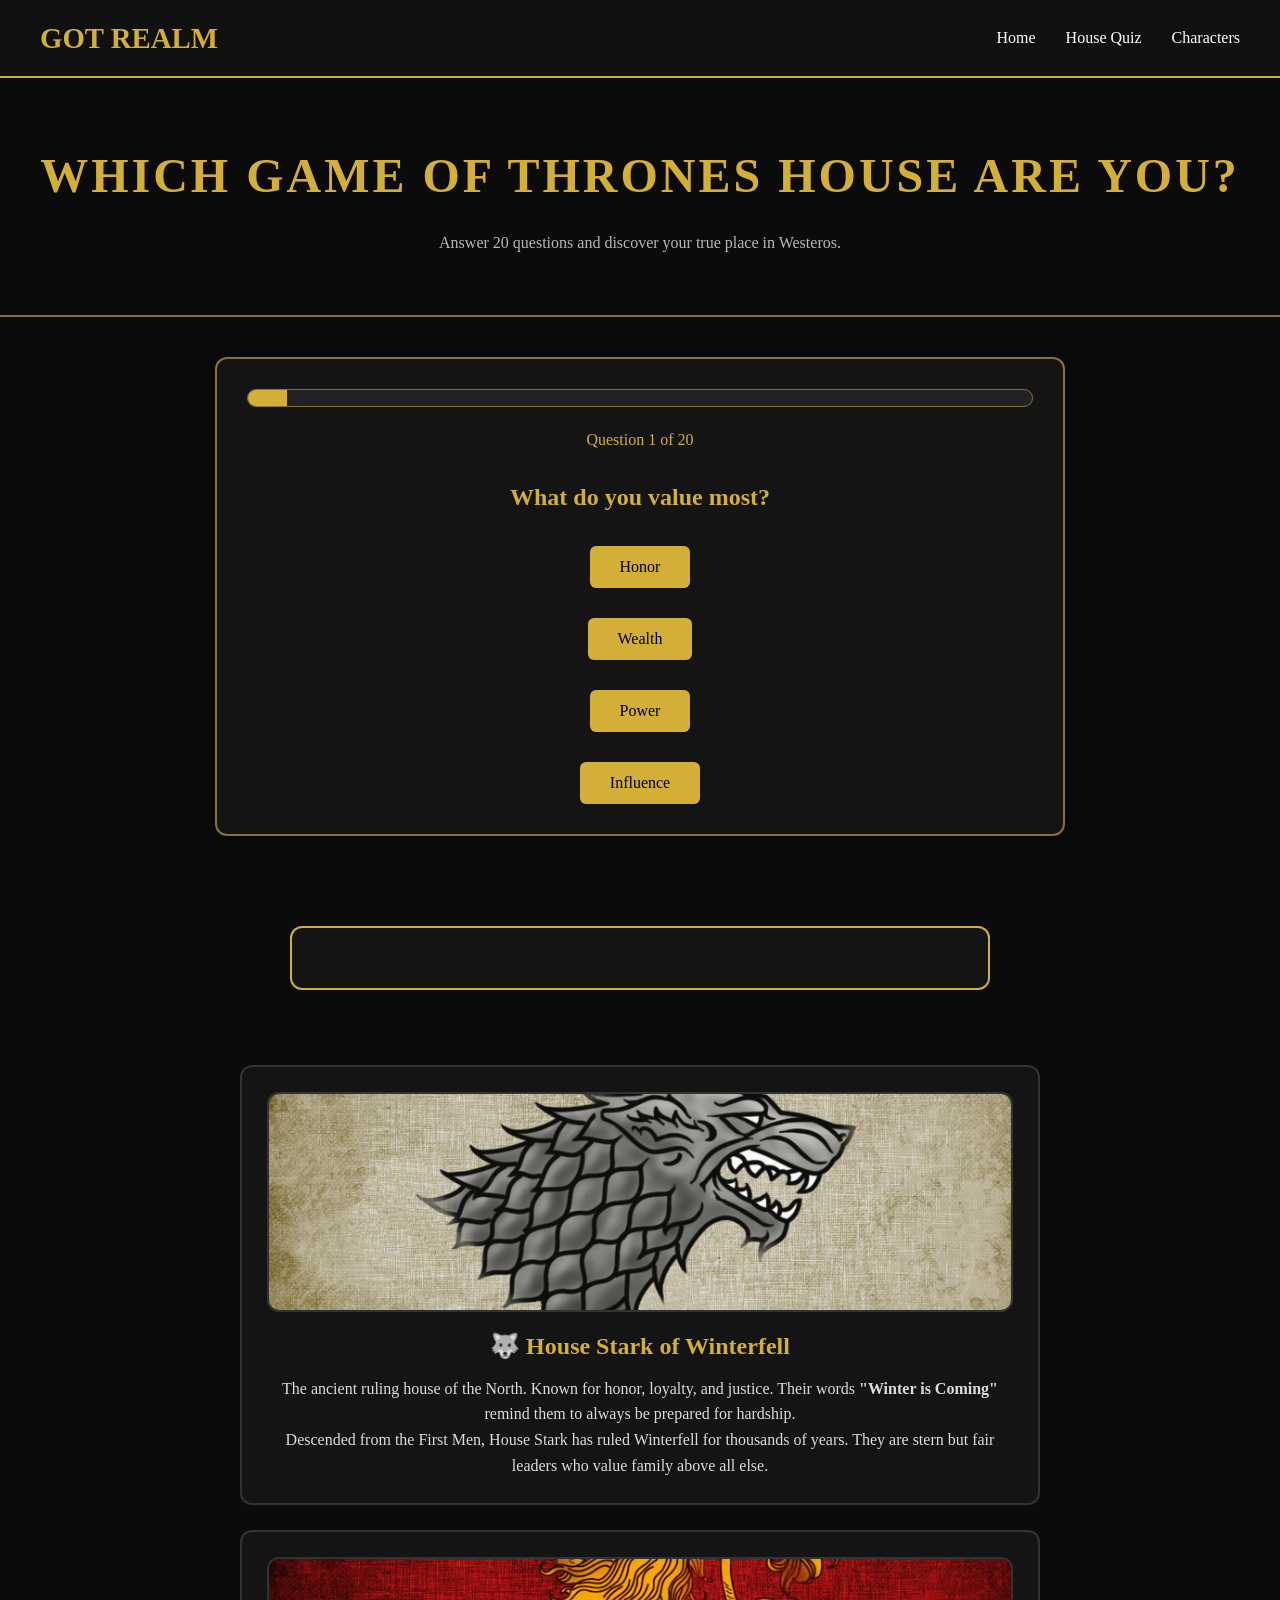
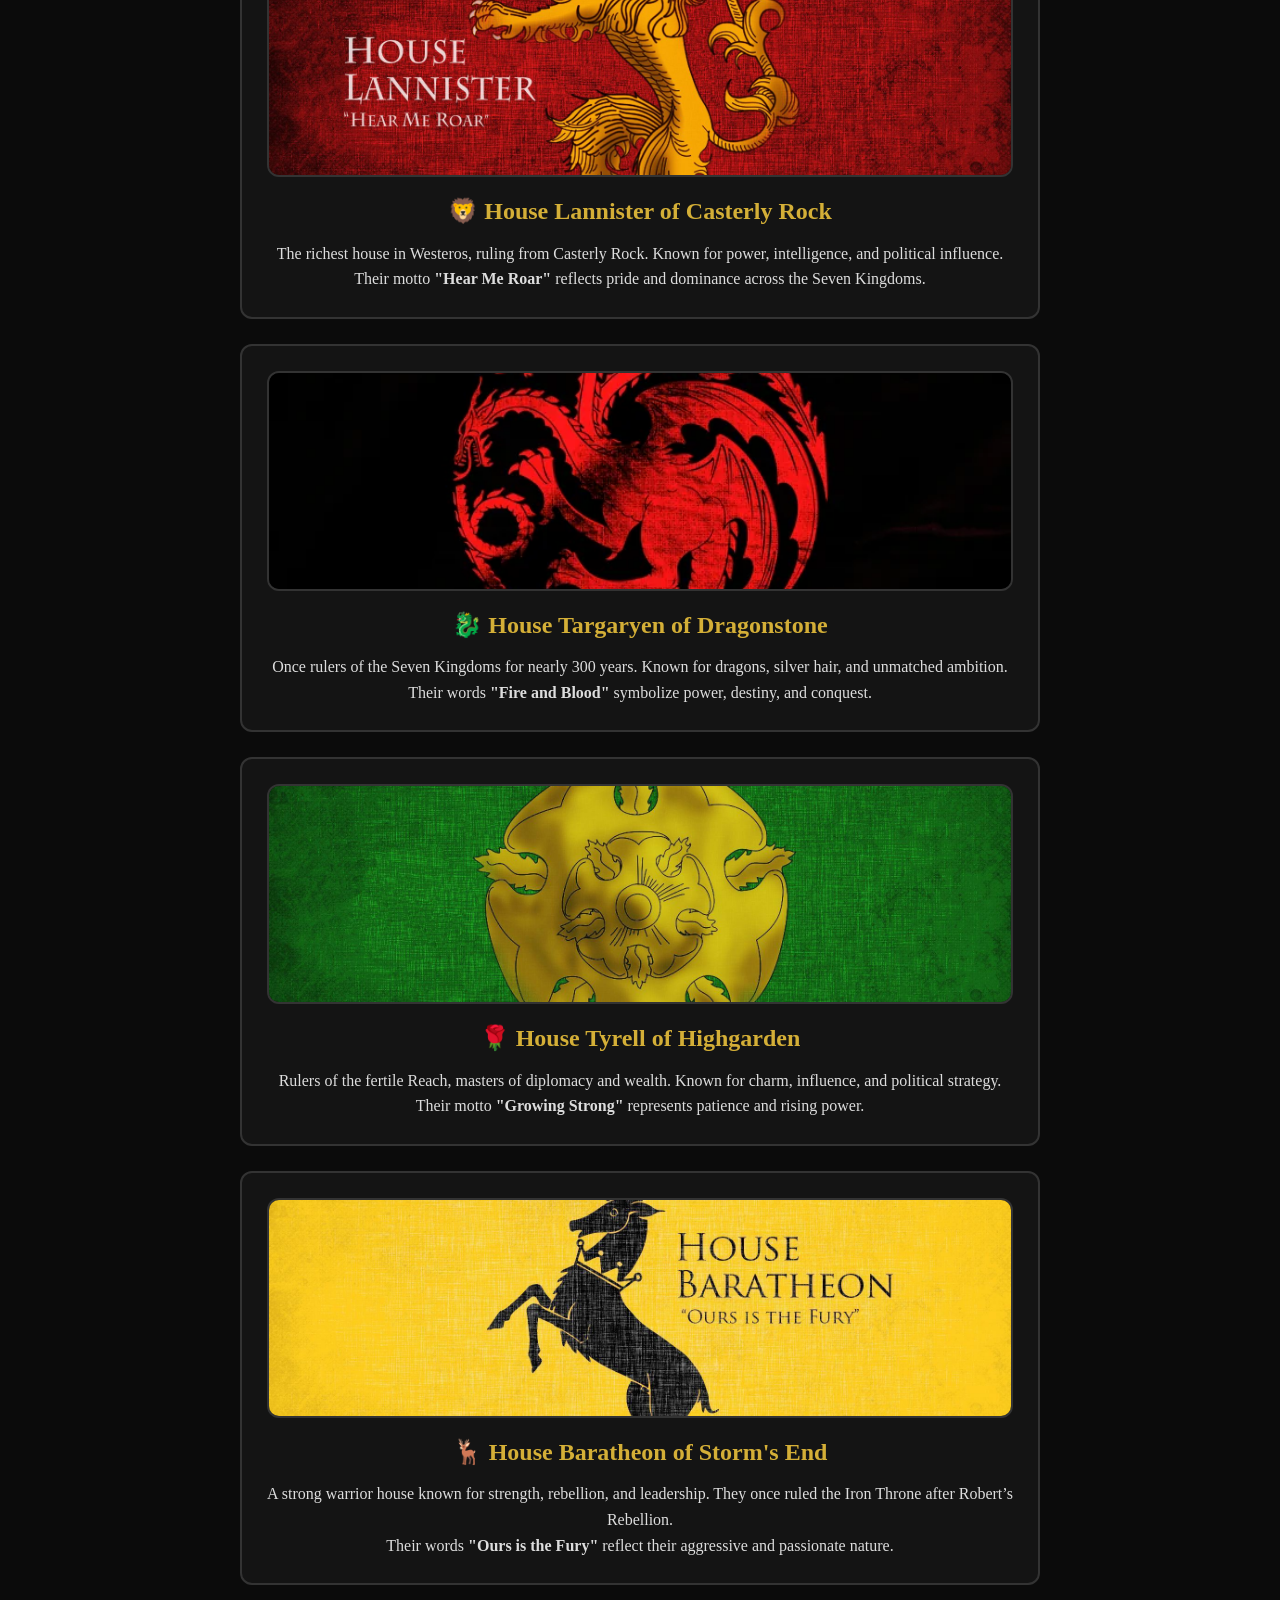
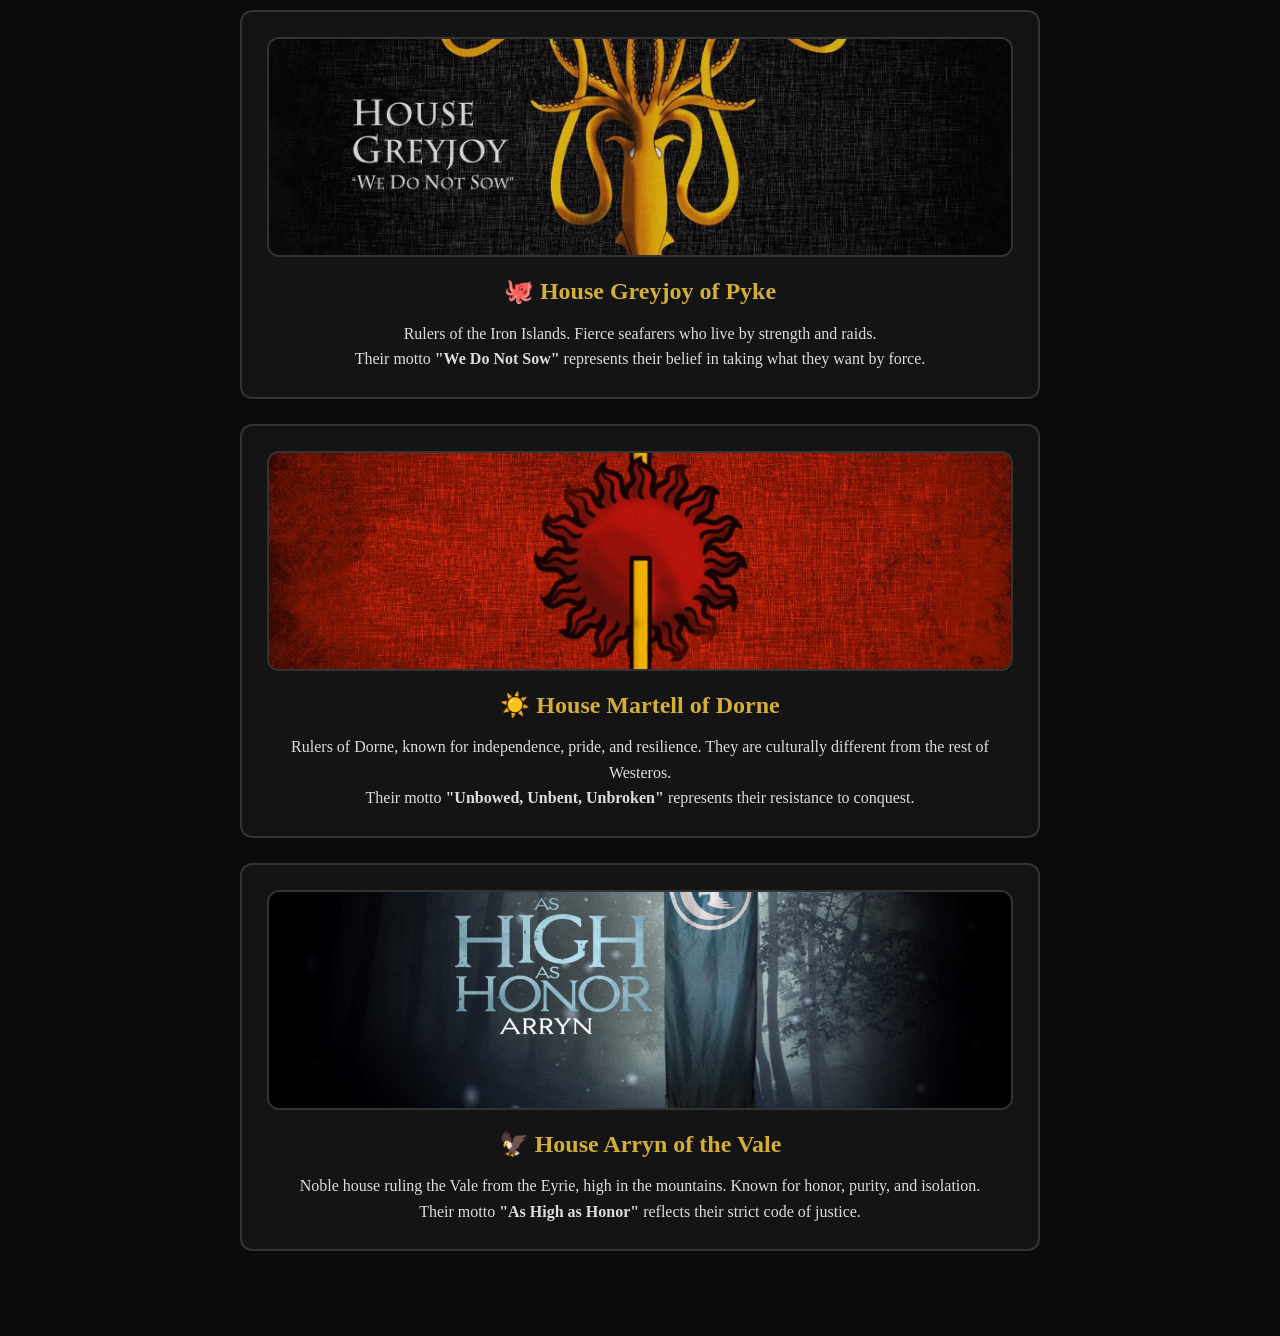
<file: houses.html>
<!DOCTYPE html>
<html lang="en">
<head>
    <meta charset="UTF-8">
    <meta name="viewport" content="width=device-width, initial-scale=1.0">
    <title>The Realm of Westeros | housequiz</title>
    <link rel="stylesheet" href="housequiz.css">
        <link rel="icon" type="images/png" href="images/favicone.png">

</head>
<body>

<nav class="navbar">
    <div class="logo">GOT REALM</div>

    <ul>
        <li><a href="index.html">Home</a></li>
        <li><a href="houses.html">House Quiz</a></li>
        <li><a href="characters.html">Characters</a></li>
    </ul>
</nav>

<header>
    <h1>Which Game of Thrones House Are You?</h1>
    <p>
        Answer 20 questions and discover your true place in Westeros.
    </p>
</header>

<section id="quiz">

    <div class="progress-container">
        <div id="progress-bar"></div>
    </div>

    <p id="question-counter"></p>

    <h2 id="question"></h2>

    <div id="answers"></div>

</section>

<section id="result"></section>

<section id="houses">

    <!-- STARK -->
    <div class="house" id="stark">
        <img src="images/house stark.jpg" class="house-img" alt="House Stark">

        <h2>🐺 House Stark of Winterfell</h2>
        <p>
            The ancient ruling house of the North. Known for honor, loyalty, and justice.
            Their words <b>"Winter is Coming"</b> remind them to always be prepared for hardship.
        </p>
        <p>
            Descended from the First Men, House Stark has ruled Winterfell for thousands of years.
            They are stern but fair leaders who value family above all else.
        </p>
    </div>

    <!-- LANNISTER -->
    <div class="house" id="lannister">
        <img src="images/lannister.jpg" class="house-img" alt="House Lannister">

        <h2>🦁 House Lannister of Casterly Rock</h2>
        <p>
            The richest house in Westeros, ruling from Casterly Rock.
            Known for power, intelligence, and political influence.
        </p>
        <p>
            Their motto <b>"Hear Me Roar"</b> reflects pride and dominance across the Seven Kingdoms.
        </p>
    </div>

    <!-- TARGARYEN -->
    <div class="house" id="targaryen">
        <img src="images/targaryen.webp" class="house-img" alt="House Targaryen">

        <h2>🐉 House Targaryen of Dragonstone</h2>
        <p>
            Once rulers of the Seven Kingdoms for nearly 300 years.
            Known for dragons, silver hair, and unmatched ambition.
        </p>
        <p>
            Their words <b>"Fire and Blood"</b> symbolize power, destiny, and conquest.
        </p>
    </div>

    <!-- TYRELL -->
    <div class="house" id="tyrell">
        <img src="images/tyrell.jpg" class="house-img" alt="House Tyrell">

        <h2>🌹 House Tyrell of Highgarden</h2>
        <p>
            Rulers of the fertile Reach, masters of diplomacy and wealth.
            Known for charm, influence, and political strategy.
        </p>
        <p>
            Their motto <b>"Growing Strong"</b> represents patience and rising power.
        </p>
    </div>

    <!-- BARATHEON -->
    <div class="house" id="baratheon">
        <img src="images/baratheon.jpg" class="house-img" alt="House Baratheon">

        <h2>🦌 House Baratheon of Storm's End</h2>
        <p>
            A strong warrior house known for strength, rebellion, and leadership.
            They once ruled the Iron Throne after Robert’s Rebellion.
        </p>
        <p>
            Their words <b>"Ours is the Fury"</b> reflect their aggressive and passionate nature.
        </p>
    </div>

    <!-- GREYJOY -->
    <div class="house" id="greyjoy">
        <img src="images/greyjoy.avif" class="house-img" alt="House Greyjoy">

        <h2>🐙 House Greyjoy of Pyke</h2>
        <p>
            Rulers of the Iron Islands. Fierce seafarers who live by strength and raids.
        </p>
        <p>
            Their motto <b>"We Do Not Sow"</b> represents their belief in taking what they want by force.
        </p>
    </div>

    <!-- MARTELL -->
    <div class="house" id="martell">
        <img src="images/martell.jpg" class="house-img" alt="House Martell">

        <h2>☀️ House Martell of Dorne</h2>
        <p>
            Rulers of Dorne, known for independence, pride, and resilience.
            They are culturally different from the rest of Westeros.
        </p>
        <p>
            Their motto <b>"Unbowed, Unbent, Unbroken"</b> represents their resistance to conquest.
        </p>
    </div>

    <!-- ARRYN -->
    <div class="house" id="arryn">
        <img src="images/arryn.jpg" class="house-img" alt="House Arryn">

        <h2>🦅 House Arryn of the Vale</h2>
        <p>
            Noble house ruling the Vale from the Eyrie, high in the mountains.
            Known for honor, purity, and isolation.
        </p>
        <p>
            Their motto <b>"As High as Honor"</b> reflects their strict code of justice.
        </p>
    </div>

</section>
<script src="housequiz.js"></script>

</body>
</html>
</file>
<file: housequiz.css>
/* RESET */
*{
    margin:0;
    padding:0;
    box-sizing:border-box;
}

/* BODY */
body{
    background-color:#0b0b0b;
    color:#e0d3a5;
    font-family:'Cinzel', serif;
    line-height:1.6;

    /* GLOBAL CENTER FIX */
    display:flex;
    flex-direction:column;
    align-items:center;
}

/* NAVBAR */
.navbar{
    width:100%;
    display:flex;
    justify-content:space-between;
    align-items:center;
    padding:15px 40px;
    background-color:#111;
    border-bottom:2px solid #d4af37;
}

.logo{
    color:#d4af37;
    font-size:1.8rem;
    font-weight:bold;
}

.navbar ul{
    display:flex;
    list-style:none;
    gap:30px;
}

.navbar a{
    color:white;
    text-decoration:none;
    transition:0.3s;
}

.navbar a:hover{
    color:#d4af37;
}

/* HEADER */
header{
    text-align:center;
    padding:60px 20px;
    border-bottom:2px solid #8b6f3d;
    width:100%;
}

header h1{
    font-size:3rem;
    color:#d4af37;
    margin-bottom:15px;
    text-transform:uppercase;
    letter-spacing:3px;
}

header p{
    max-width:700px;
    margin:auto;
    color:#b8b8b8;
}

/* QUIZ CONTAINER */
#quiz{
    width:90%;
    max-width:850px;
    margin:40px auto;
    padding:30px;
    background:#141414;
    border:2px solid #8b6f3d;
    border-radius:12px;
    box-shadow:0 0 20px rgba(0,0,0,0.5);
    text-align:center;   /* CENTER CONTENT */
}

#quiz h2{
    color:#d4af37;
    margin-bottom:20px;
}

/* PROGRESS BAR */
.progress-container{
    width:100%;
    height:18px;
    background:#222;
    border-radius:20px;
    overflow:hidden;
    margin-bottom:20px;
    border:1px solid #8b6f3d;
}

#progress-bar{
    width:10%;
    height:100%;
    background:#d4af37;
    transition:width 0.4s ease;
}

#question-counter{
    text-align:center;
    color:#d4af37;
    margin-bottom:25px;
    font-size:1rem;
}

/* QUESTIONS */
.question{
    animation:fadeIn 0.4s ease;
    margin-bottom:30px;
}

.question h2{
    color:#d4af37;
    margin-bottom:15px;
}

.question p{
    color:white;
    margin-bottom:15px;
    font-size:1.1rem;
}

/* ANIMATION */
@keyframes fadeIn{
    from{
        opacity:0;
        transform:translateY(10px);
    }
    to{
        opacity:1;
        transform:translateY(0);
    }
}

/* ANSWERS */
label{
    display:block;
    margin:15px auto;
    padding:18px;              /* BIGGER BOX */
    width:80%;                 /* BIGGER + CENTERED */
    max-width:500px;

    background:#1c1c1c;
    border:2px solid #333;
    border-radius:10px;
    cursor:pointer;
    transition:0.3s;
    color:white;
    text-align:left;
}

label:hover{
    border-color:#d4af37;
    background:#222;
    transform:translateX(5px);
}

input[type="radio"]{
    margin-right:10px;
    cursor:pointer;
}

/* BUTTON */
button{
    display:block;
    margin:30px auto 0;
    padding:12px 30px;
    font-size:1rem;
    font-family:'Cinzel', serif;
    background:#d4af37;
    color:black;
    border:none;
    border-radius:6px;
    cursor:pointer;
    transition:0.3s;
}

button:hover{
    transform:scale(1.05);
}

/* RESULT */
#result{
    width:90%;
    max-width:700px;
    margin:50px auto;
    text-align:center;
    background:#141414;
    padding:30px;
    border:2px solid #d4af37;
    border-radius:12px;
}

/* HOUSES */
#houses{
    width:90%;
    max-width:1100px;
    margin:auto;
    padding-bottom:60px;
    text-align:center;
}

.house{
    background:#141414;
    border:2px solid #333;
    padding:25px;
    margin:25px auto;
    border-radius:12px;
    transition:0.4s;
    max-width:800px;
}

.house:hover{
    border-color:#d4af37;
    transform:translateY(-5px);
}

.house h2{
    color:#d4af37;
    margin-bottom:10px;
}

.house p{
    color:#ddd;
}

/* HOUSE IMAGE FIX (IMPORTANT) */
.house-img{
    width:100%;
    max-height:220px;   /* controlled height */
    object-fit:cover;
    border-radius:12px;
    margin-bottom:15px;
    border:2px solid #333;

    display:block;
}

/* WINNER */
.highlight{
    border:3px solid #d4af37;
    box-shadow:0 0 25px rgba(212,175,55,0.7);
    transform:scale(1.02);
}

/* SCROLLBAR */
::-webkit-scrollbar{
    width:10px;
}

::-webkit-scrollbar-track{
    background:#111;
}

::-webkit-scrollbar-thumb{
    background:#8b6f3d;
}

::-webkit-scrollbar-thumb:hover{
    background:#d4af37;
}

/* MOBILE */
@media (max-width:768px){

    header h1{
        font-size:2rem;
    }

    label{
        width:95%;
    }

    #quiz{
        width:95%;
    }

    #result{
        width:95%;
    }
}
</file>
